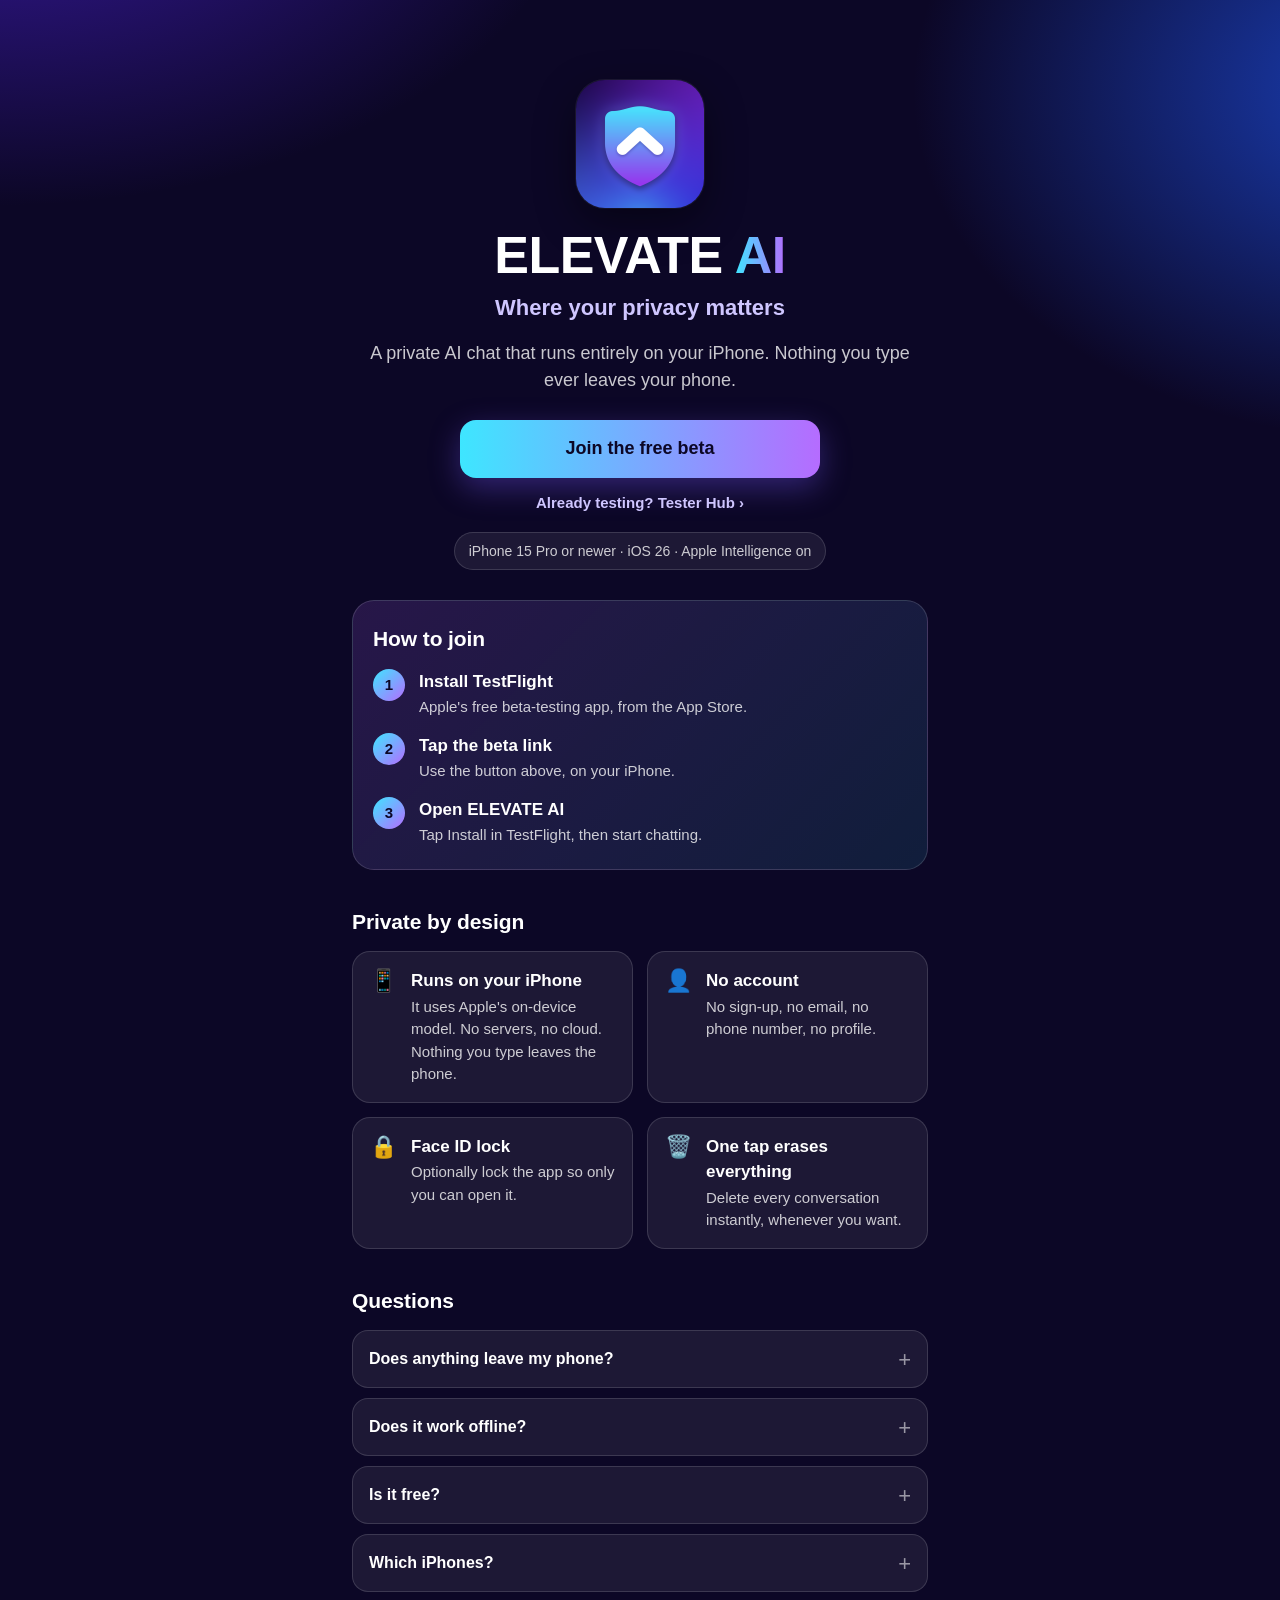
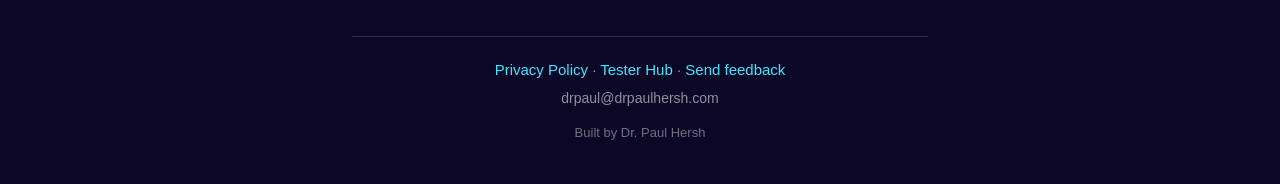
<file: index.html>
<!doctype html>
<html lang="en">
<head>
<meta charset="utf-8">
<meta name="viewport" content="width=device-width, initial-scale=1, viewport-fit=cover">
<meta name="theme-color" content="#0c0726">
<title>ELEVATE AI · Where your privacy matters</title>
<meta name="description" content="A private AI chat that runs entirely on your iPhone. Nothing you type leaves your phone. No account. Free during the beta.">
<link rel="canonical" href="https://elevatemyprivacy.com/">
<meta property="og:type" content="website">
<meta property="og:site_name" content="ELEVATE AI">
<meta property="og:title" content="ELEVATE AI · Where your privacy matters">
<meta property="og:description" content="A private AI chat that runs entirely on your iPhone. Nothing you type leaves your phone. Free during the beta.">
<meta property="og:url" content="https://elevatemyprivacy.com/">
<meta property="og:image" content="https://elevatemyprivacy.com/og.png">
<meta property="og:image:width" content="1200">
<meta property="og:image:height" content="630">
<meta property="og:image:alt" content="ELEVATE AI app icon: Where your privacy matters">
<meta name="twitter:card" content="summary_large_image">
<meta name="twitter:title" content="ELEVATE AI · Where your privacy matters">
<meta name="twitter:description" content="A private AI chat that runs entirely on your iPhone. Nothing you type leaves your phone.">
<meta name="twitter:image" content="https://elevatemyprivacy.com/og.png">
<link rel="icon" type="image/png" href="favicon.png">
<link rel="apple-touch-icon" href="apple-touch-icon.png">
<link rel="stylesheet" href="styles.css">
</head>
<body>
<main>

  <header class="hero">
    <img class="app-icon" src="icon.png" width="128" height="128" alt="ELEVATE AI app icon">
    <h1>ELEVATE <span class="grad">AI</span></h1>
    <p class="tagline">Where your privacy matters</p>
    <p class="promise">A private AI chat that runs entirely on your iPhone. Nothing you type ever leaves your phone.</p>
    <a class="cta" href="https://testflight.apple.com/join/278jDNac" data-beta-link data-ready-label="Join the free beta" role="button">Join the free beta</a>
    <p class="cta-note" data-beta-note hidden>The public beta opens soon. Check back here.</p>
    <p class="hub-link"><a href="beta/">Already testing? Tester Hub ›</a></p>
    <p class="req"><span>iPhone 15 Pro or newer</span> · <span>iOS 26</span> · <span>Apple Intelligence on</span></p>
  </header>

  <section class="card" aria-labelledby="join-h">
    <h2 id="join-h">How to join</h2>
    <ol class="steps">
      <li><span class="num" aria-hidden="true">1</span><div><b>Install TestFlight</b><small>Apple's free beta-testing app, from the App Store.</small></div></li>
      <li><span class="num" aria-hidden="true">2</span><div><b>Tap the beta link</b><small>Use the button above, on your iPhone.</small></div></li>
      <li><span class="num" aria-hidden="true">3</span><div><b>Open ELEVATE AI</b><small>Tap Install in TestFlight, then start chatting.</small></div></li>
    </ol>
  </section>

  <section aria-labelledby="priv-h">
    <h2 id="priv-h" class="section-h">Private by design</h2>
    <ul class="points">
      <li><span class="pi" aria-hidden="true">📱</span><div><b>Runs on your iPhone</b><small>It uses Apple's on-device model. No servers, no cloud. Nothing you type leaves the phone.</small></div></li>
      <li><span class="pi" aria-hidden="true">👤</span><div><b>No account</b><small>No sign-up, no email, no phone number, no profile.</small></div></li>
      <li><span class="pi" aria-hidden="true">🔒</span><div><b>Face ID lock</b><small>Optionally lock the app so only you can open it.</small></div></li>
      <li><span class="pi" aria-hidden="true">🗑️</span><div><b>One tap erases everything</b><small>Delete every conversation instantly, whenever you want.</small></div></li>
    </ul>
  </section>

  <section aria-labelledby="faq-h">
    <h2 id="faq-h" class="section-h">Questions</h2>
    <div class="faq">
      <details>
        <summary>Does anything leave my phone?</summary>
        <p>No. The AI runs on your iPhone with Apple's on-device model. Your chats are stored only on your phone, and there's no account, no server and no analytics.</p>
      </details>
      <details>
        <summary>Does it work offline?</summary>
        <p>Yes. It works in Airplane Mode, which is a simple way to see that nothing is going anywhere.</p>
      </details>
      <details>
        <summary>Is it free?</summary>
        <p>Free during the TestFlight beta. After launch it will be $1.99 a month.</p>
      </details>
      <details>
        <summary>Which iPhones?</summary>
        <p>iPhone 15 Pro, 15 Pro Max, and any iPhone 16 or newer, on iOS 26 with Apple Intelligence turned on (Settings › Apple Intelligence &amp; Siri).</p>
      </details>
    </div>
  </section>

  <footer>
    <p><a href="privacy/">Privacy Policy</a> · <a href="beta/">Tester Hub</a> · <a href="mailto:drpaul@drpaulhersh.com?subject=ELEVATE%20AI%20feedback">Send feedback</a></p>
    <p class="mail">drpaul@drpaulhersh.com</p>
    <p class="credit">Built by Dr. Paul Hersh</p>
  </footer>

</main>
<script src="script.js"></script>
</body>
</html>
</file>
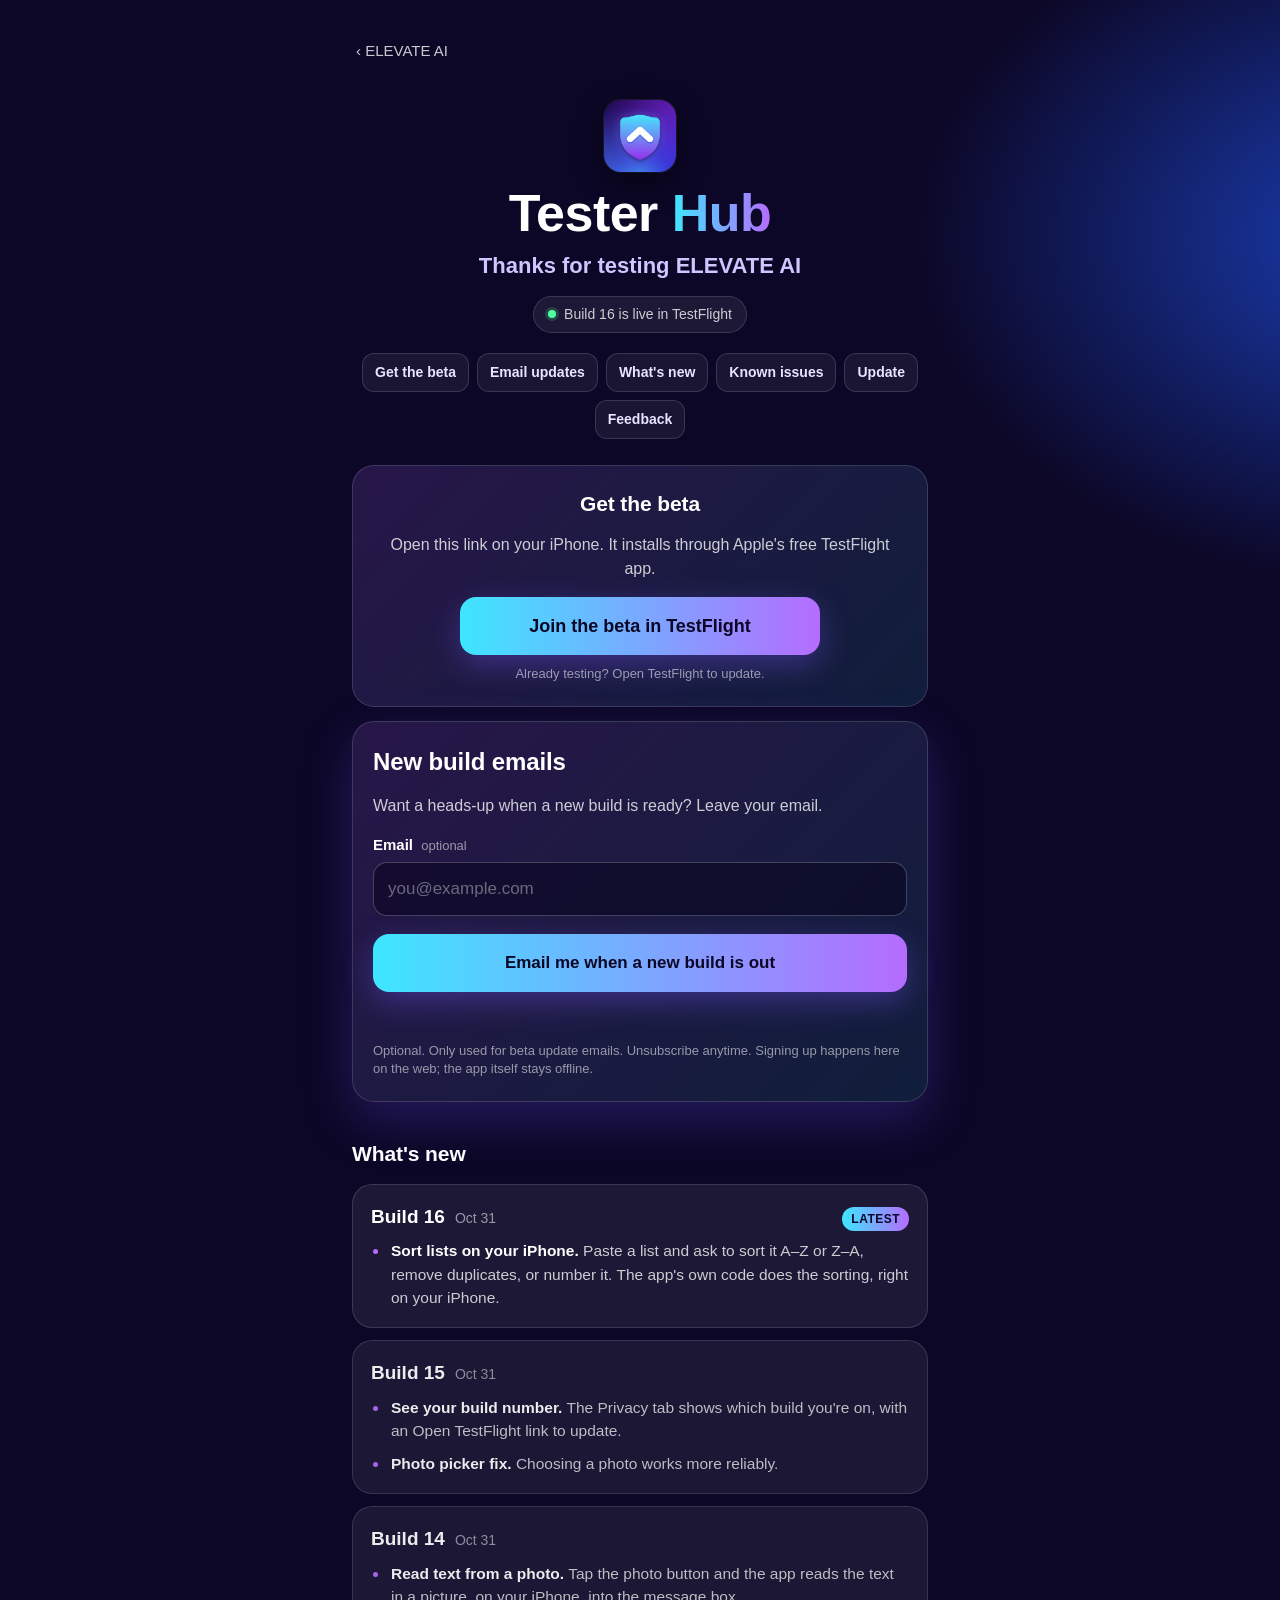
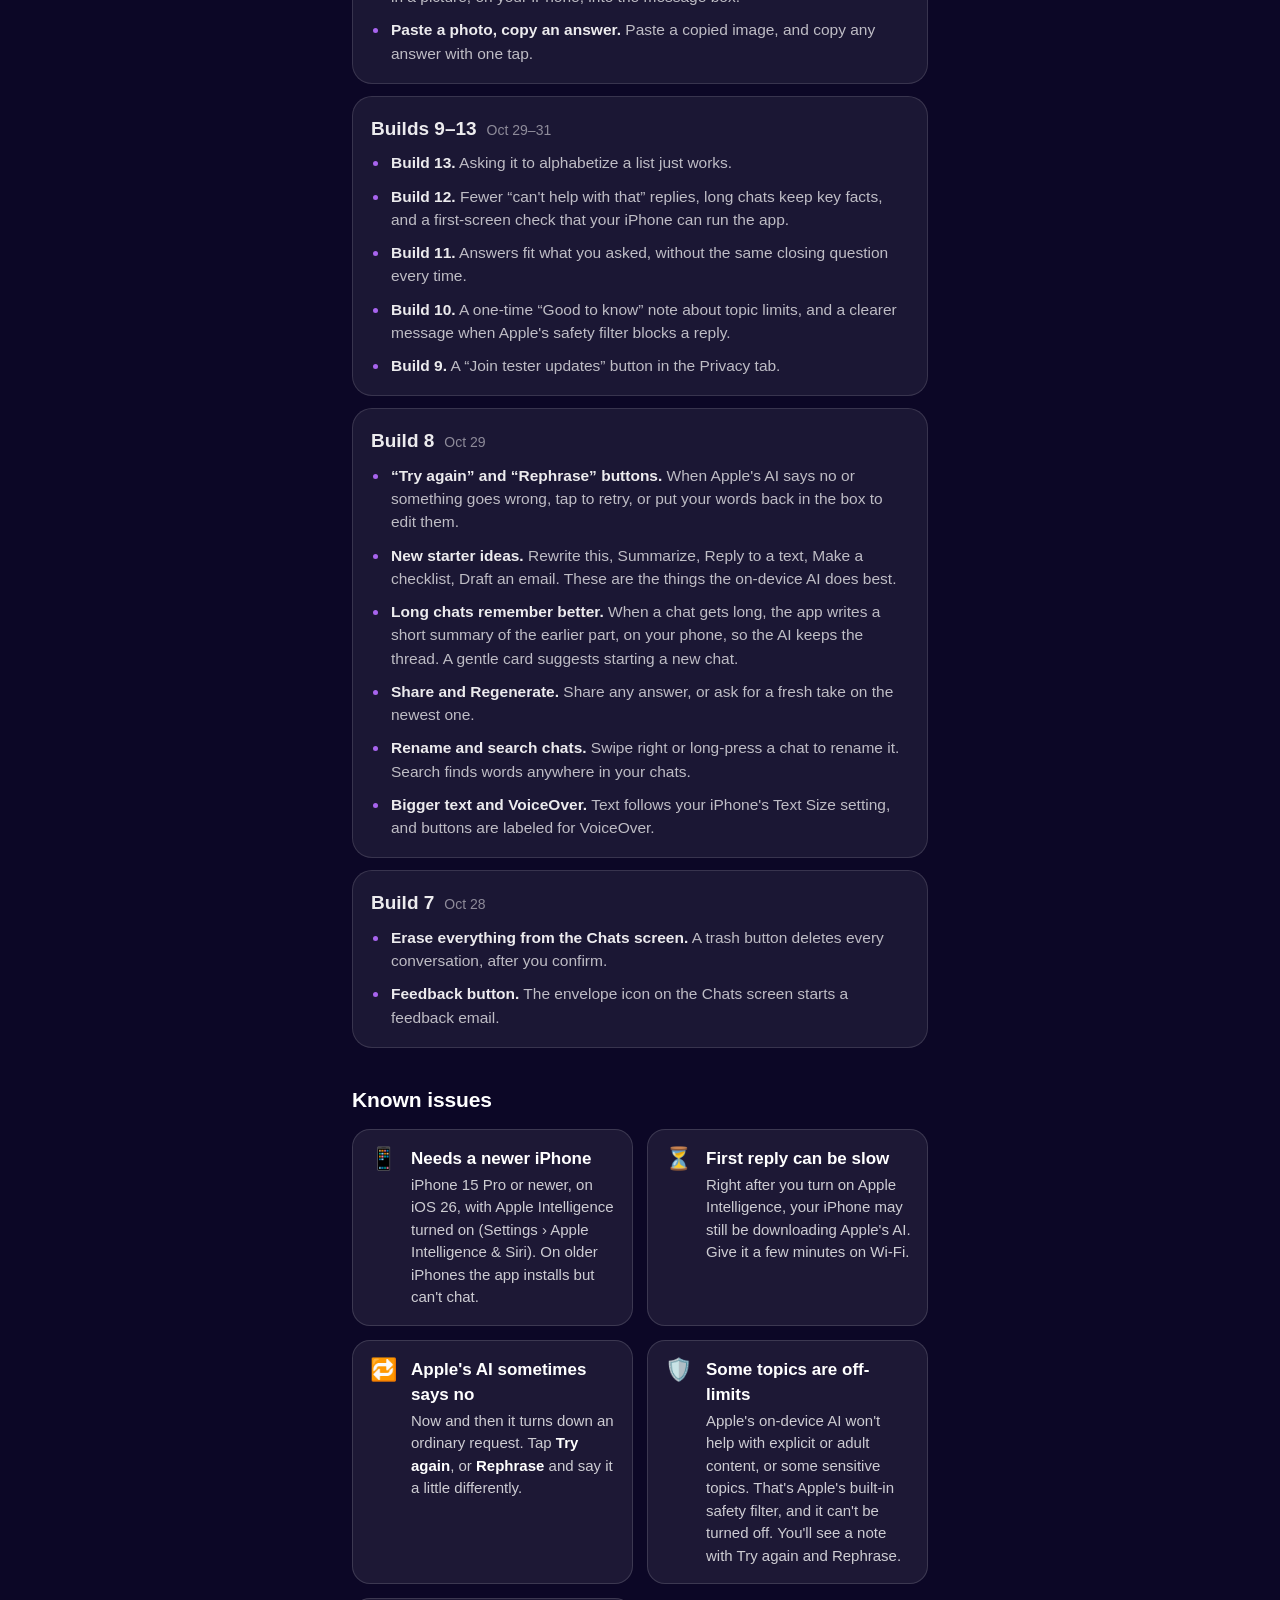
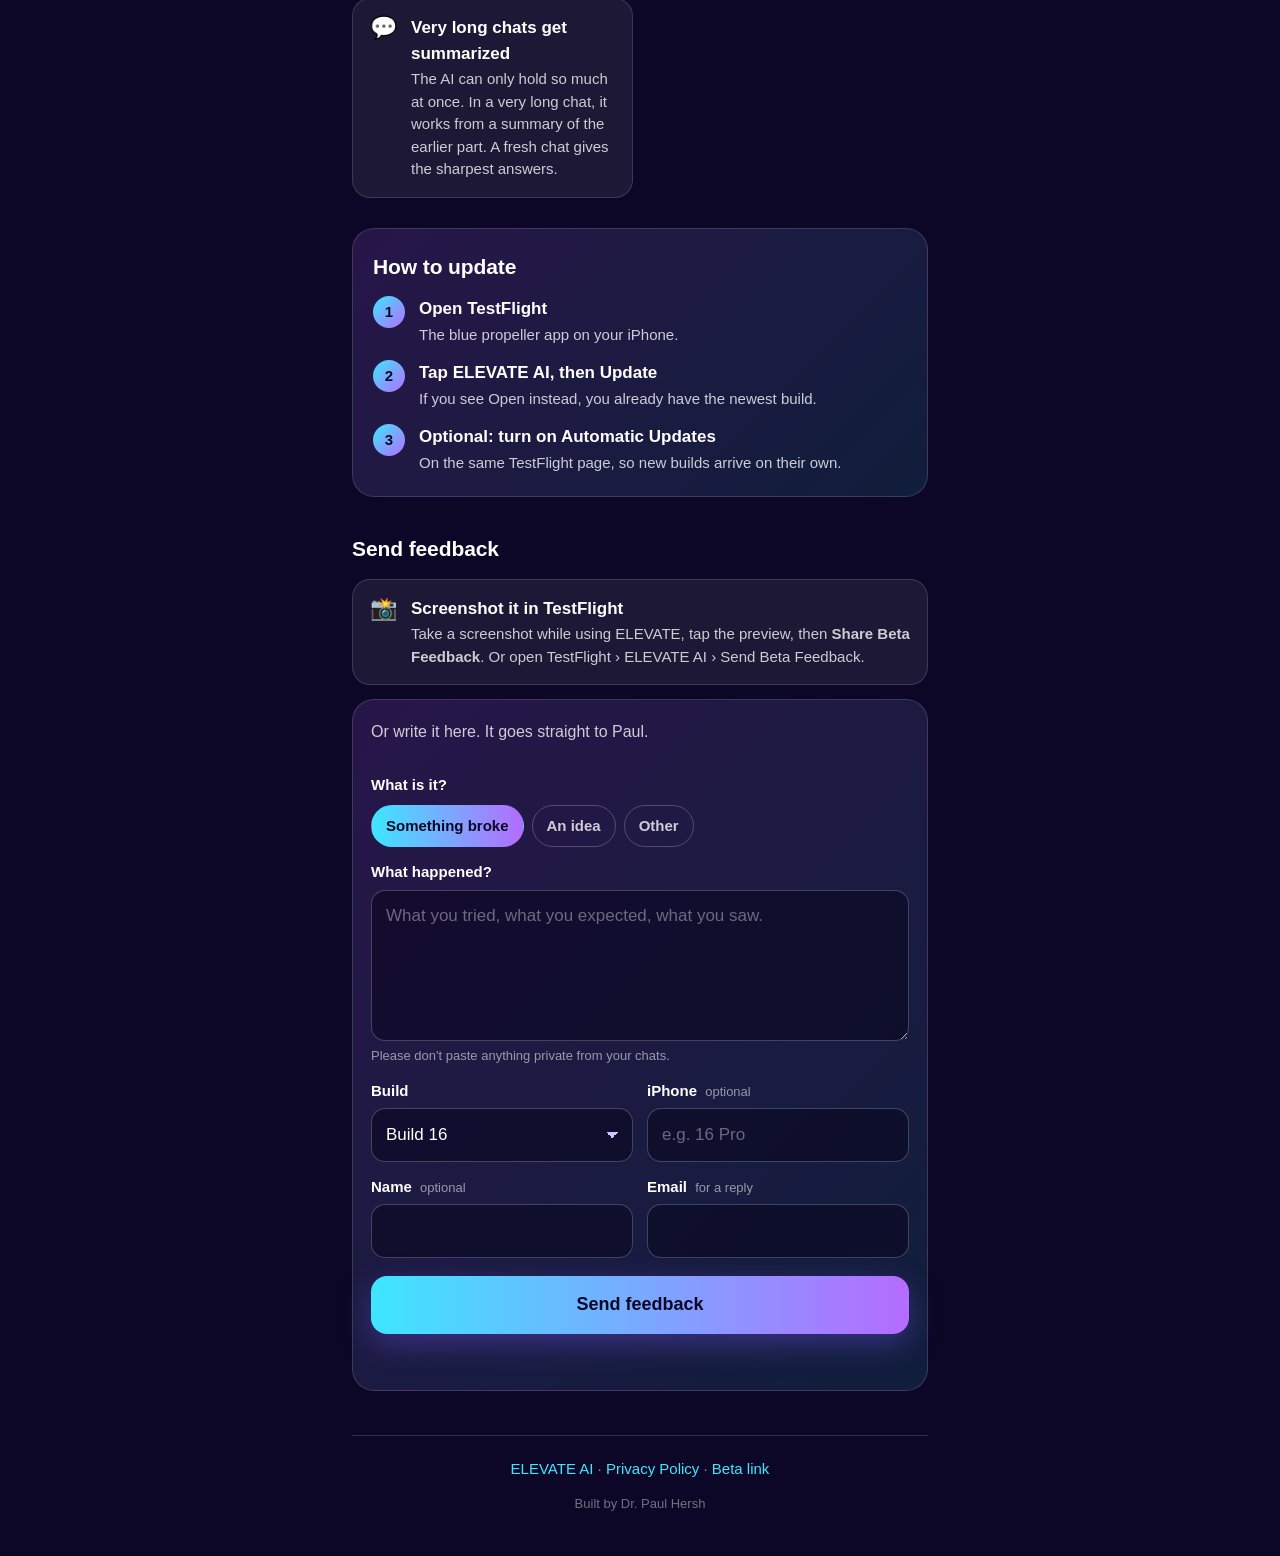
<file: beta/index.html>
<!doctype html>
<html lang="en">
<head>
<meta charset="utf-8">
<meta name="viewport" content="width=device-width, initial-scale=1, viewport-fit=cover">
<meta name="theme-color" content="#0c0726">
<meta name="robots" content="noindex, nofollow">
<title>Tester Hub · ELEVATE AI beta</title>
<meta name="description" content="For ELEVATE AI beta testers: what's new in each build, known issues, how to update, and how to send feedback.">
<meta property="og:type" content="website">
<meta property="og:site_name" content="ELEVATE AI">
<meta property="og:title" content="ELEVATE AI · Tester Hub">
<meta property="og:description" content="What's new, known issues, and tester updates for the ELEVATE AI beta.">
<meta property="og:url" content="https://elevatemyprivacy.com/beta/">
<meta property="og:image" content="https://elevatemyprivacy.com/og.png">
<meta name="twitter:card" content="summary_large_image">
<link rel="icon" type="image/png" href="../favicon.png">
<link rel="apple-touch-icon" href="../apple-touch-icon.png">
<link rel="stylesheet" href="../styles.css">
<link rel="stylesheet" href="beta.css?v=3">
</head>
<body>
<main>

  <header class="hub-top">
    <a class="back" href="../">‹ ELEVATE AI</a>
    <img class="hub-icon" src="../icon.png" width="72" height="72" alt="">
    <h1>Tester <span class="grad">Hub</span></h1>
    <p class="tagline">Thanks for testing ELEVATE AI</p>
    <p class="build-chip"><span class="live-dot" aria-hidden="true"></span>Build 16 is live in TestFlight</p>
    <nav class="jump" aria-label="On this page">
      <a href="#get">Get the beta</a><a href="#updates">Email updates</a><a href="#new">What's new</a><a href="#issues">Known issues</a><a href="#update">Update</a><a href="#feedback">Feedback</a>
    </nav>
  </header>

  <section class="card get" id="get" aria-labelledby="get-h">
    <h2 id="get-h">Get the beta</h2>
    <p class="lead">Open this link on your iPhone. It installs through Apple's free TestFlight app.</p>
    <a class="cta" href="https://testflight.apple.com/join/278jDNac">Join the beta in TestFlight</a>
    <p class="fine">Already testing? Open TestFlight to update.</p>
  </section>

  <section class="card join" id="updates" aria-labelledby="updates-h">
    <span id="join" class="anchor" aria-hidden="true"></span>
    <h2 id="updates-h">New build emails</h2>
    <p class="lead">Want a heads-up when a new build is ready? Leave your email.</p>
    <p class="status confirmed" id="j-confirmed" role="status" hidden>You're confirmed. We'll email you when a new build is out.</p>
    <form id="join-form" class="form" action="https://app.kit.com/forms/10118748/subscriptions" method="post" novalidate>
      <div class="field">
        <label for="j-email">Email <span class="opt">optional</span></label>
        <input id="j-email" name="email_address" type="email" inputmode="email" autocomplete="email" autocapitalize="off" spellcheck="false" required maxlength="160" placeholder="you@example.com">
      </div>
      <input type="hidden" name="tags[]" value="25191573">
      <button class="cta" type="submit">Email me when a new build is out</button>
      <p class="status" role="status" aria-live="polite"></p>
      <p class="fine">Optional. Only used for beta update emails. Unsubscribe anytime. Signing up happens here on the web; the app itself stays offline.</p>
    </form>
  </section>

  <section aria-labelledby="new-h">
    <h2 id="new-h" class="section-h" >What's new</h2>
    <article class="rel" id="new">
      <header><h3>Build 16</h3><span class="date">Oct 31</span><span class="tag-new">Latest</span></header>
      <ul class="changes">
        <li><b>Sort lists on your iPhone.</b> Paste a list and ask to sort it A–Z or Z–A, remove duplicates, or number it. The app's own code does the sorting, right on your iPhone.</li>
      </ul>
    </article>
    <article class="rel past">
      <header><h3>Build 15</h3><span class="date">Oct 31</span></header>
      <ul class="changes">
        <li><b>See your build number.</b> The Privacy tab shows which build you're on, with an Open TestFlight link to update.</li>
        <li><b>Photo picker fix.</b> Choosing a photo works more reliably.</li>
      </ul>
    </article>
    <article class="rel past">
      <header><h3>Build 14</h3><span class="date">Oct 31</span></header>
      <ul class="changes">
        <li><b>Read text from a photo.</b> Tap the photo button and the app reads the text in a picture, on your iPhone, into the message box.</li>
        <li><b>Paste a photo, copy an answer.</b> Paste a copied image, and copy any answer with one tap.</li>
      </ul>
    </article>
    <article class="rel past">
      <header><h3>Builds 9–13</h3><span class="date">Oct 29–31</span></header>
      <ul class="changes">
        <li><b>Build 13.</b> Asking it to alphabetize a list just works.</li>
        <li><b>Build 12.</b> Fewer “can't help with that” replies, long chats keep key facts, and a first-screen check that your iPhone can run the app.</li>
        <li><b>Build 11.</b> Answers fit what you asked, without the same closing question every time.</li>
        <li><b>Build 10.</b> A one-time “Good to know” note about topic limits, and a clearer message when Apple's safety filter blocks a reply.</li>
        <li><b>Build 9.</b> A “Join tester updates” button in the Privacy tab.</li>
      </ul>
    </article>
    <article class="rel past">
      <header><h3>Build 8</h3><span class="date">Oct 29</span></header>
      <ul class="changes">
        <li><b>“Try again” and “Rephrase” buttons.</b> When Apple's AI says no or something goes wrong, tap to retry, or put your words back in the box to edit them.</li>
        <li><b>New starter ideas.</b> Rewrite this, Summarize, Reply to a text, Make a checklist, Draft an email. These are the things the on-device AI does best.</li>
        <li><b>Long chats remember better.</b> When a chat gets long, the app writes a short summary of the earlier part, on your phone, so the AI keeps the thread. A gentle card suggests starting a new chat.</li>
        <li><b>Share and Regenerate.</b> Share any answer, or ask for a fresh take on the newest one.</li>
        <li><b>Rename and search chats.</b> Swipe right or long-press a chat to rename it. Search finds words anywhere in your chats.</li>
        <li><b>Bigger text and VoiceOver.</b> Text follows your iPhone's Text Size setting, and buttons are labeled for VoiceOver.</li>
      </ul>
    </article>
    <article class="rel past">
      <header><h3>Build 7</h3><span class="date">Oct 28</span></header>
      <ul class="changes">
        <li><b>Erase everything from the Chats screen.</b> A trash button deletes every conversation, after you confirm.</li>
        <li><b>Feedback button.</b> The envelope icon on the Chats screen starts a feedback email.</li>
      </ul>
    </article>
  </section>

  <section aria-labelledby="issues-h" id="issues">
    <h2 id="issues-h" class="section-h">Known issues</h2>
    <ul class="points issues">
      <li><span class="pi" aria-hidden="true">📱</span><div><b>Needs a newer iPhone</b><small>iPhone 15 Pro or newer, on iOS 26, with Apple Intelligence turned on (Settings › Apple Intelligence &amp; Siri). On older iPhones the app installs but can't chat.</small></div></li>
      <li><span class="pi" aria-hidden="true">⏳</span><div><b>First reply can be slow</b><small>Right after you turn on Apple Intelligence, your iPhone may still be downloading Apple's AI. Give it a few minutes on Wi-Fi.</small></div></li>
      <li><span class="pi" aria-hidden="true">🔁</span><div><b>Apple's AI sometimes says no</b><small>Now and then it turns down an ordinary request. Tap <b>Try again</b>, or <b>Rephrase</b> and say it a little differently.</small></div></li>
      <li><span class="pi" aria-hidden="true">🛡️</span><div><b>Some topics are off-limits</b><small>Apple's on-device AI won't help with explicit or adult content, or some sensitive topics. That's Apple's built-in safety filter, and it can't be turned off. You'll see a note with Try again and Rephrase.</small></div></li>
      <li><span class="pi" aria-hidden="true">💬</span><div><b>Very long chats get summarized</b><small>The AI can only hold so much at once. In a very long chat, it works from a summary of the earlier part. A fresh chat gives the sharpest answers.</small></div></li>
    </ul>
  </section>

  <section class="card" id="update" aria-labelledby="update-h">
    <h2 id="update-h">How to update</h2>
    <ol class="steps">
      <li><span class="num" aria-hidden="true">1</span><div><b>Open TestFlight</b><small>The blue propeller app on your iPhone.</small></div></li>
      <li><span class="num" aria-hidden="true">2</span><div><b>Tap ELEVATE AI, then Update</b><small>If you see Open instead, you already have the newest build.</small></div></li>
      <li><span class="num" aria-hidden="true">3</span><div><b>Optional: turn on Automatic Updates</b><small>On the same TestFlight page, so new builds arrive on their own.</small></div></li>
    </ol>
  </section>

  <section aria-labelledby="fb-h" id="feedback">
    <h2 id="fb-h" class="section-h">Send feedback</h2>
    <div class="fb-ways">
      <div class="way"><span class="pi" aria-hidden="true">📸</span><div><b>Screenshot it in TestFlight</b><small>Take a screenshot while using ELEVATE, tap the preview, then <b>Share Beta Feedback</b>. Or open TestFlight › ELEVATE AI › Send Beta Feedback.</small></div></div>
    </div>
    <form id="fb-form" class="form card fb" novalidate>
      <p class="lead">Or write it here. It goes straight to Paul.</p>
      <fieldset class="kinds">
        <legend>What is it?</legend>
        <label><input type="radio" name="kind" value="bug" checked><span>Something broke</span></label>
        <label><input type="radio" name="kind" value="idea"><span>An idea</span></label>
        <label><input type="radio" name="kind" value="other"><span>Other</span></label>
      </fieldset>
      <div class="field">
        <label for="f-msg">What happened?</label>
        <textarea id="f-msg" name="message" rows="5" maxlength="3000" required placeholder="What you tried, what you expected, what you saw."></textarea>
        <small class="hint">Please don't paste anything private from your chats.</small>
      </div>
      <div class="row2">
        <div class="field">
          <label for="f-build">Build</label>
          <select id="f-build" name="build"><option value="16">Build 16</option><option value="15">Build 15</option><option value="14">Build 14</option><option value="13">Build 13 or older</option><option value="">Not sure</option></select>
        </div>
        <div class="field">
          <label for="f-device">iPhone <span class="opt">optional</span></label>
          <input id="f-device" name="device" type="text" maxlength="60" placeholder="e.g. 16 Pro">
        </div>
      </div>
      <div class="row2">
        <div class="field">
          <label for="f-name">Name <span class="opt">optional</span></label>
          <input id="f-name" name="name" type="text" autocomplete="given-name" maxlength="60">
        </div>
        <div class="field">
          <label for="f-email">Email <span class="opt">for a reply</span></label>
          <input id="f-email" name="email" type="email" inputmode="email" autocomplete="email" autocapitalize="off" spellcheck="false" maxlength="160">
        </div>
      </div>
      <div class="hp" aria-hidden="true"><label for="f-web">Leave this empty</label><input id="f-web" name="website" type="text" tabindex="-1" autocomplete="off"></div>
      <button class="cta" type="submit">Send feedback</button>
      <p class="status" role="status" aria-live="polite"></p>
    </form>
  </section>

  <footer>
    <p><a href="../">ELEVATE AI</a> · <a href="../privacy/">Privacy Policy</a> · <a href="https://testflight.apple.com/join/278jDNac">Beta link</a></p>
    <p class="credit">Built by Dr. Paul Hersh</p>
  </footer>

</main>
<script src="beta.js?v=4"></script>
</body>
</html>
</file>
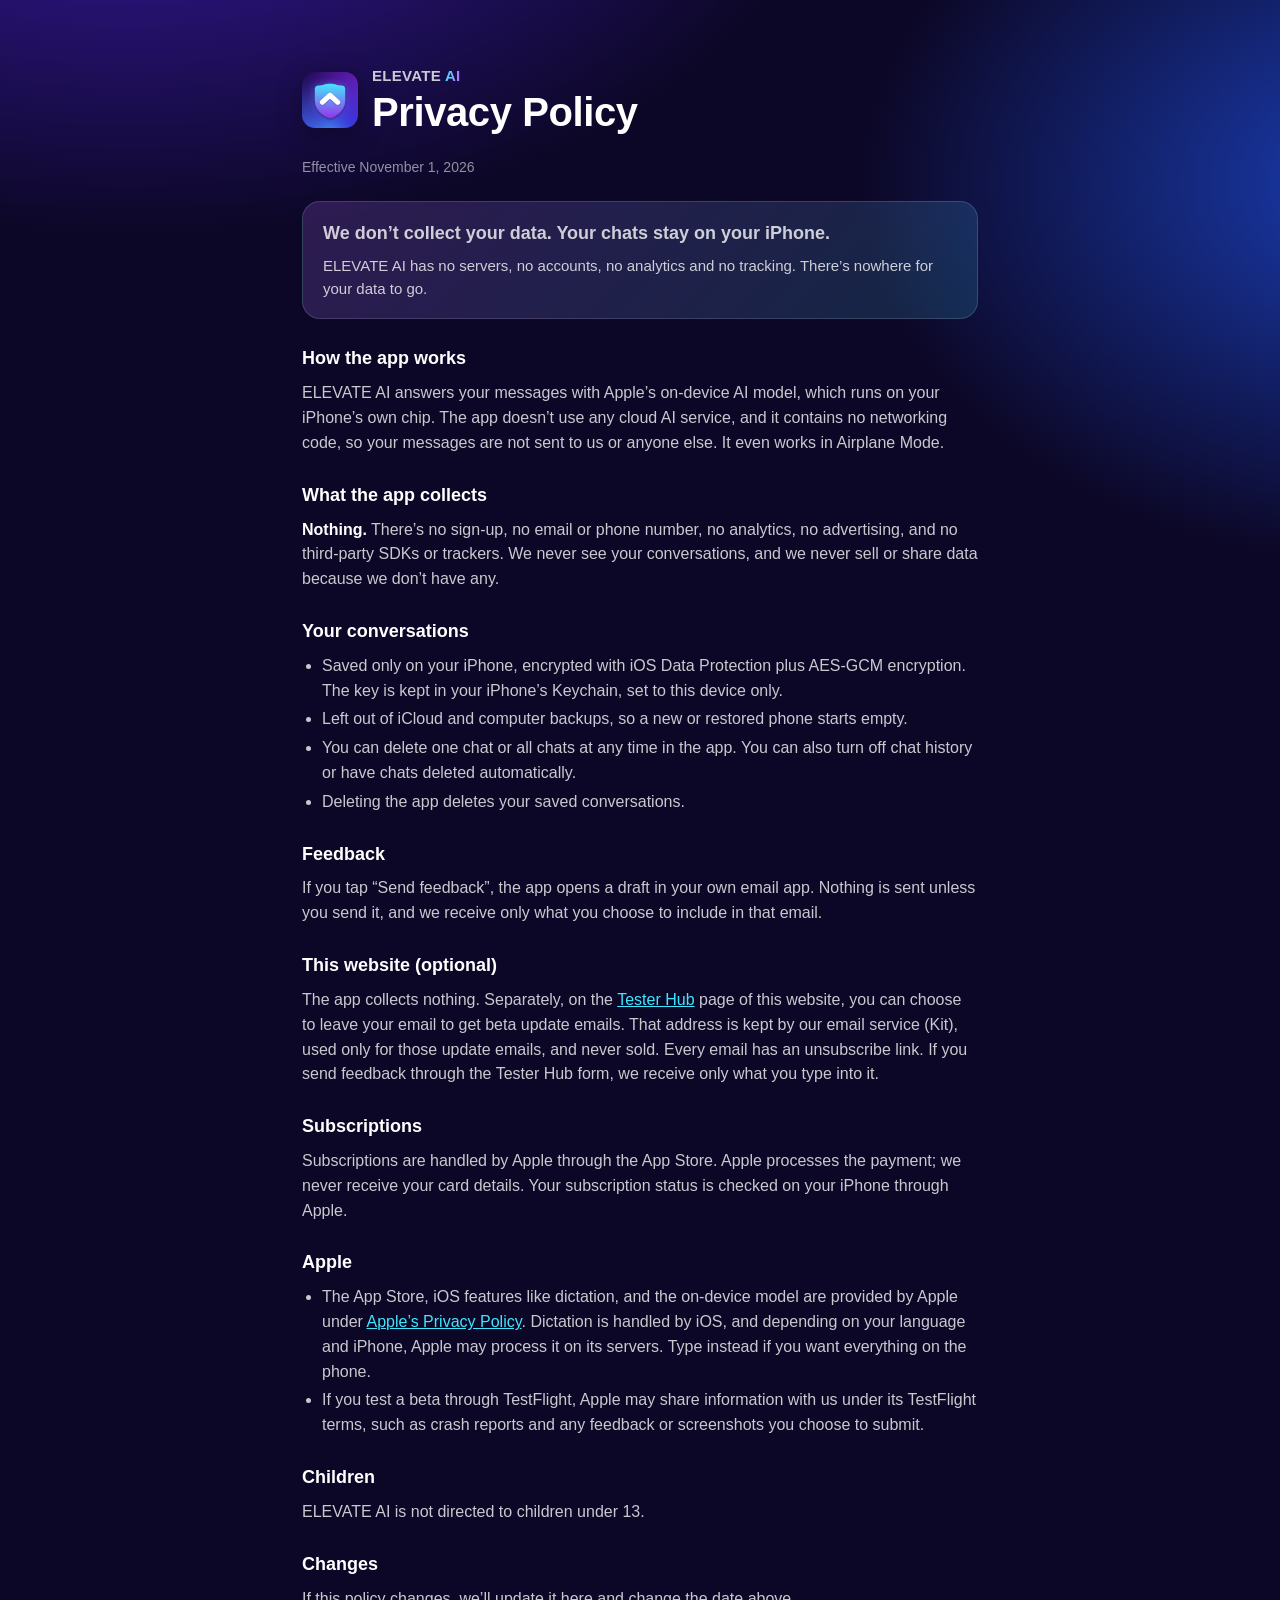
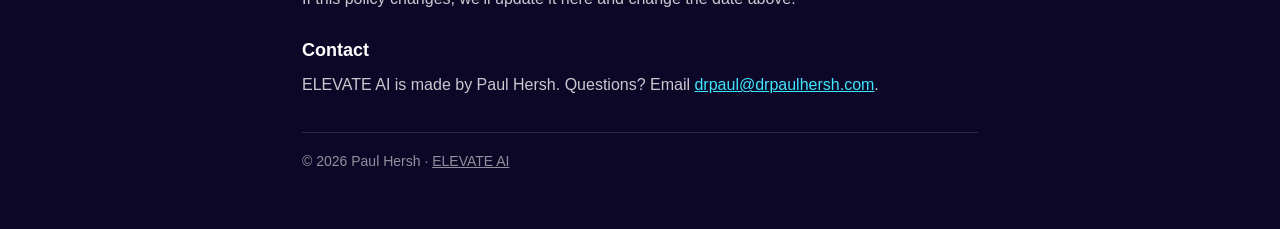
<file: privacy/index.html>
<!doctype html>
<html lang="en">
<head>
<meta charset="utf-8">
<meta name="viewport" content="width=device-width, initial-scale=1, viewport-fit=cover">
<meta name="theme-color" content="#1a0b4d">
<title>Privacy Policy · ELEVATE AI</title>
<meta name="description" content="ELEVATE AI runs entirely on your iPhone. We collect no data: no servers, no accounts, no analytics.">
<meta property="og:title" content="Privacy Policy · ELEVATE AI">
<meta property="og:description" content="ELEVATE AI runs entirely on your iPhone. We collect no data.">
<link rel="icon" href="icon.png">
<link rel="apple-touch-icon" href="icon.png">
<style>
:root{--cyan:#3ee6ff;--purple:#b56cff;--text:#fff;--muted:rgba(255,255,255,.78);--faint:rgba(255,255,255,.55);--card:rgba(255,255,255,.07);--line:rgba(255,255,255,.14);
--font:-apple-system,BlinkMacSystemFont,"SF Pro Text","SF Pro Display","Helvetica Neue",Helvetica,Arial,sans-serif}
*{box-sizing:border-box}
html{-webkit-text-size-adjust:100%;background:#0c0726}
body{margin:0;font-family:var(--font);color:var(--text);line-height:1.55;-webkit-font-smoothing:antialiased;
background-color:#0c0726;background-image:radial-gradient(1200px 700px at 10% -10%,#3a1aa8 0%,rgba(58,26,168,0) 60%),radial-gradient(1000px 700px at 110% 10%,#1a3fb8 0%,rgba(26,63,184,0) 55%);background-repeat:no-repeat;min-height:100vh}
a{color:var(--cyan)}
a:focus-visible{outline:2px solid var(--cyan);outline-offset:3px;border-radius:4px}
main{max-width:720px;margin:0 auto;padding:calc(36px + env(safe-area-inset-top)) 22px 56px}
header{display:flex;align-items:center;gap:14px;margin-bottom:22px}
header img{width:56px;height:56px;border-radius:13px;box-shadow:0 6px 24px rgba(0,0,0,.35)}
.brand{margin:0;font-weight:800;letter-spacing:.02em;font-size:15px;color:var(--muted)}
.grad{background:linear-gradient(90deg,var(--cyan),var(--purple));-webkit-background-clip:text;background-clip:text;color:transparent}
h1{font-size:32px;line-height:1.15;margin:2px 0 0;letter-spacing:-.01em}
.eff{color:var(--faint);font-size:14px;margin:0 0 22px}
.summary{background:linear-gradient(135deg,rgba(181,108,255,.20),rgba(62,230,255,.14));border:1px solid var(--line);border-radius:18px;padding:18px 20px;margin:0 0 26px}
.summary p{margin:0;font-size:18px;font-weight:600}
.summary small{display:block;margin-top:6px;color:var(--muted);font-size:15px;font-weight:400}
h2{font-size:18px;margin:26px 0 8px}
p,li{color:var(--muted);font-size:16px}
p{margin:0 0 10px}
ul{margin:0 0 10px;padding-left:20px}
li{margin:4px 0}
b{color:var(--text)}
footer{margin-top:34px;padding-top:18px;border-top:1px solid var(--line);color:var(--faint);font-size:14px}
footer a{color:var(--faint)}
@media (min-width:700px){h1{font-size:40px}main{padding-top:64px}}
</style>
</head>
<body>
<main>
<header>
  <img src="icon.png" alt="ELEVATE AI app icon" width="56" height="56">
  <div><p class="brand">ELEVATE <span class="grad">AI</span></p><h1>Privacy Policy</h1></div>
</header>
<p class="eff">Effective November 1, 2026</p>

<div class="summary">
  <p>We don’t collect your data. Your chats stay on your iPhone.</p>
  <small>ELEVATE AI has no servers, no accounts, no analytics and no tracking. There’s nowhere for your data to go.</small>
</div>

<h2>How the app works</h2>
<p>ELEVATE AI answers your messages with Apple’s on-device AI model, which runs on your iPhone’s own chip. The app doesn’t use any cloud AI service, and it contains no networking code, so your messages are not sent to us or anyone else. It even works in Airplane Mode.</p>

<h2>What the app collects</h2>
<p><b>Nothing.</b> There’s no sign-up, no email or phone number, no analytics, no advertising, and no third-party SDKs or trackers. We never see your conversations, and we never sell or share data because we don’t have any.</p>

<h2>Your conversations</h2>
<ul>
  <li>Saved only on your iPhone, encrypted with iOS Data Protection plus AES-GCM encryption. The key is kept in your iPhone’s Keychain, set to this device only.</li>
  <li>Left out of iCloud and computer backups, so a new or restored phone starts empty.</li>
  <li>You can delete one chat or all chats at any time in the app. You can also turn off chat history or have chats deleted automatically.</li>
  <li>Deleting the app deletes your saved conversations.</li>
</ul>

<h2>Feedback</h2>
<p>If you tap “Send feedback”, the app opens a draft in your own email app. Nothing is sent unless you send it, and we receive only what you choose to include in that email.</p>

<h2>This website (optional)</h2>
<p>The app collects nothing. Separately, on the <a href="../beta/#updates">Tester Hub</a> page of this website, you can choose to leave your email to get beta update emails. That address is kept by our email service (Kit), used only for those update emails, and never sold. Every email has an unsubscribe link. If you send feedback through the Tester Hub form, we receive only what you type into it.</p>

<h2>Subscriptions</h2>
<p>Subscriptions are handled by Apple through the App Store. Apple processes the payment; we never receive your card details. Your subscription status is checked on your iPhone through Apple.</p>

<h2>Apple</h2>
<ul>
  <li>The App Store, iOS features like dictation, and the on-device model are provided by Apple under <a href="https://www.apple.com/legal/privacy/">Apple’s Privacy Policy</a>. Dictation is handled by iOS, and depending on your language and iPhone, Apple may process it on its servers. Type instead if you want everything on the phone.</li>
  <li>If you test a beta through TestFlight, Apple may share information with us under its TestFlight terms, such as crash reports and any feedback or screenshots you choose to submit.</li>
</ul>

<h2>Children</h2>
<p>ELEVATE AI is not directed to children under 13.</p>

<h2>Changes</h2>
<p>If this policy changes, we’ll update it here and change the date above.</p>

<h2>Contact</h2>
<p>ELEVATE AI is made by Paul Hersh. Questions? Email <a href="mailto:drpaul@drpaulhersh.com">drpaul@drpaulhersh.com</a>.</p>

<footer>© 2026 Paul Hersh · <a href="../">ELEVATE AI</a></footer>
</main>
</body>
</html>
</file>
<file: styles.css>
:root{--cyan:#3ee6ff;--purple:#b56cff;--text:#fff;--muted:rgba(255,255,255,.78);--faint:rgba(255,255,255,.55);
--card:rgba(255,255,255,.07);--line:rgba(255,255,255,.14);
--font:-apple-system,BlinkMacSystemFont,"SF Pro Text","SF Pro Display","Helvetica Neue",Helvetica,Arial,sans-serif}
*{box-sizing:border-box}
html{-webkit-text-size-adjust:100%;background:#0c0726}
body{margin:0;font-family:var(--font);color:var(--text);line-height:1.5;-webkit-font-smoothing:antialiased;min-height:100vh;
background-color:#0c0726;background-repeat:no-repeat;
background-image:radial-gradient(1000px 640px at 0% -10%,#3a1aa8 0%,rgba(58,26,168,0) 60%),radial-gradient(900px 640px at 110% 5%,#1a3fb8 0%,rgba(26,63,184,0) 55%)}
a{color:var(--cyan)}
a:focus-visible,summary:focus-visible{outline:2px solid var(--cyan);outline-offset:3px;border-radius:6px}
main{max-width:620px;margin:0 auto;padding:calc(40px + env(safe-area-inset-top)) 22px calc(36px + env(safe-area-inset-bottom))}
.grad{background:linear-gradient(90deg,var(--cyan),var(--purple));-webkit-background-clip:text;background-clip:text;color:transparent}

.hero{text-align:center;padding:8px 0 30px}
.app-icon{width:112px;height:112px;border-radius:25px;box-shadow:0 14px 40px rgba(0,0,0,.45),0 0 0 1px rgba(255,255,255,.08);display:block;margin:0 auto 20px}
h1{font-size:40px;line-height:1.05;margin:0;letter-spacing:-.01em;font-weight:800}
.tagline{margin:8px 0 0;font-size:19px;font-weight:600;color:#cfc6ff}
.promise{margin:16px auto 0;max-width:30em;font-size:18px;color:var(--muted)}
.cta{display:flex;align-items:center;justify-content:center;width:100%;max-width:360px;min-height:58px;margin:26px auto 0;padding:0 24px;border-radius:16px;
font-size:18px;font-weight:700;text-decoration:none;color:#0c0726;background:linear-gradient(90deg,var(--cyan),var(--purple));box-shadow:0 10px 30px rgba(120,90,255,.35);cursor:pointer}
.cta:active{transform:scale(.985)}
.cta.is-soon{cursor:default;color:rgba(255,255,255,.7);background:rgba(255,255,255,.08);border:1px dashed rgba(255,255,255,.28);box-shadow:none;pointer-events:none}
.hub-link{margin:14px 0 0;font-size:15px}
.hub-link a{text-decoration:none;font-weight:600;color:#cfc6ff;padding:6px 4px}
.cta-note{margin:10px 0 0;font-size:14px;color:var(--faint)}
.req span{white-space:nowrap}
.req{display:inline-block;max-width:100%;line-height:1.6;margin:18px 0 0;padding:7px 14px;border-radius:999px;background:var(--card);border:1px solid var(--line);font-size:14px;color:var(--muted)}

h2{font-size:21px;margin:0 0 14px;letter-spacing:-.005em}
.section-h{margin:36px 0 14px}
.card{background:linear-gradient(135deg,rgba(181,108,255,.16),rgba(62,230,255,.10));border:1px solid var(--line);border-radius:22px;padding:22px 20px}
.steps,.points{list-style:none;margin:0;padding:0;display:grid;gap:14px}
.steps li,.points li{display:flex;gap:14px;align-items:flex-start}
.steps b,.points b{display:block;font-size:17px}
.steps small,.points small{display:block;color:var(--muted);font-size:15px;margin-top:2px}
.num{flex:0 0 32px;height:32px;border-radius:50%;display:grid;place-items:center;font-weight:800;font-size:15px;color:#0c0726;background:linear-gradient(135deg,var(--cyan),var(--purple))}
.points li{background:var(--card);border:1px solid var(--line);border-radius:18px;padding:16px}
.pi{flex:0 0 28px;font-size:22px;line-height:1.2;text-align:center}

.faq{display:grid;gap:10px}
details{background:var(--card);border:1px solid var(--line);border-radius:16px;padding:0 16px}
summary{cursor:pointer;list-style:none;padding:16px 28px 16px 0;font-weight:650;font-size:16px;position:relative}
summary::-webkit-details-marker{display:none}
summary::after{content:"+";position:absolute;right:0;top:50%;transform:translateY(-50%);font-size:22px;font-weight:400;color:var(--faint)}
details[open] summary::after{content:"–"}
details p{margin:0 0 16px;color:var(--muted);font-size:15.5px}

footer{margin-top:44px;padding-top:22px;border-top:1px solid var(--line);text-align:center;font-size:15px;color:var(--faint)}
footer p{margin:0 0 6px}
footer a{text-decoration:none}
.mail{font-size:14px}
.credit{margin-top:14px !important;font-size:13px;color:rgba(255,255,255,.42)}

@media (min-width:760px){
  main{padding-top:72px}
  .app-icon{width:128px;height:128px;border-radius:29px}
  h1{font-size:52px}
  .tagline{font-size:22px}
  .points{grid-template-columns:1fr 1fr}
}
@media (prefers-reduced-motion:reduce){.cta:active{transform:none}}
</file>
<file: beta/beta.css>
/* Tester Hub additions on top of ../styles.css */
.hub-top{text-align:center;padding:0 0 26px;position:relative}
.back{position:absolute;left:0;top:-14px;font-size:15px;text-decoration:none;color:var(--muted);padding:8px 4px}
.hub-icon{width:72px;height:72px;border-radius:17px;display:block;margin:18px auto 14px;box-shadow:0 10px 30px rgba(0,0,0,.45),0 0 0 1px rgba(255,255,255,.08)}
.build-chip{display:inline-flex;align-items:center;gap:8px;margin:14px 0 0;padding:7px 14px;border-radius:999px;background:var(--card);border:1px solid var(--line);font-size:14px;color:var(--muted)}
.live-dot{width:8px;height:8px;border-radius:50%;background:#4dff9e;box-shadow:0 0 0 3px rgba(77,255,158,.18)}
.jump{display:flex;flex-wrap:wrap;justify-content:center;gap:8px;margin:20px 0 0}
.jump a{font-size:14px;font-weight:600;text-decoration:none;color:#e9e4ff;padding:8px 12px;border-radius:12px;background:rgba(255,255,255,.06);border:1px solid var(--line)}
section[id],article[id]{scroll-margin-top:18px}
.lead{margin:0 0 16px;color:var(--muted);font-size:16px}
.join{box-shadow:0 18px 50px rgba(110,80,255,.25)}
.join h2{font-size:24px}

.form{display:grid;gap:14px}
.field{display:grid;gap:6px;min-width:0}
.field label,.kinds legend{font-size:15px;font-weight:650}
.opt{font-weight:500;color:var(--faint);font-size:13px;margin-left:4px}
.form input[type=text],.form input[type=email],.form input[type=tel],.form select,.form textarea{width:100%;min-width:0;font:inherit;font-size:17px;color:var(--text);background:rgba(8,4,30,.55);border:1px solid rgba(255,255,255,.22);border-radius:14px;padding:13px 14px;min-height:50px;-webkit-appearance:none;appearance:none}
.form textarea{resize:vertical;min-height:120px;line-height:1.45}
.form select{background-image:linear-gradient(45deg,transparent 50%,#cfc6ff 50%),linear-gradient(135deg,#cfc6ff 50%,transparent 50%);background-position:calc(100% - 20px) 50%,calc(100% - 14px) 50%;background-size:6px 6px;background-repeat:no-repeat;padding-right:36px}
.form ::placeholder{color:rgba(255,255,255,.38)}
.form input:focus-visible,.form select:focus-visible,.form textarea:focus-visible{outline:2px solid var(--cyan);outline-offset:2px;border-color:transparent}
.form [aria-invalid=true]{border-color:#ff7a90}
.form .cta{margin:4px 0 0;max-width:none;border:0;font-family:inherit}
.form .cta[disabled]{opacity:.65}
.check{display:flex;gap:12px;align-items:flex-start;font-size:14px;color:var(--muted);line-height:1.45;background:rgba(255,255,255,.05);border:1px solid var(--line);border-radius:14px;padding:12px}
.check input{flex:0 0 22px;width:22px;height:22px;margin:1px 0 0;accent-color:#7f7bff}
.status{margin:0;min-height:1.4em;font-size:15.5px;font-weight:600;color:#bff6ff}
.status.err{color:#ffb3c0}
.fine,.hint{margin:0;font-size:13px;color:var(--faint);line-height:1.45}
.row2{display:grid;gap:14px;grid-template-columns:1fr 1fr}
.kinds{border:0;margin:0;padding:0;display:flex;flex-wrap:wrap;gap:8px}
.kinds legend{margin-bottom:8px;padding:0}
.kinds label{position:relative}
.kinds input{position:absolute;opacity:0;width:1px;height:1px}
.kinds span{display:inline-block;padding:9px 14px;border-radius:999px;border:1px solid rgba(255,255,255,.22);font-size:15px;font-weight:600;color:var(--muted);cursor:pointer}
.kinds input:checked+span{color:#0c0726;background:linear-gradient(90deg,var(--cyan),var(--purple));border-color:transparent}
.kinds input:focus-visible+span{outline:2px solid var(--cyan);outline-offset:2px}
.hp{position:absolute;left:-9999px;width:1px;height:1px;overflow:hidden}

.rel{background:var(--card);border:1px solid var(--line);border-radius:20px;padding:18px 18px 8px;margin:0 0 12px}
.rel header{display:flex;align-items:baseline;gap:10px;flex-wrap:wrap;margin-bottom:8px}
.rel h3{margin:0;font-size:19px}
.rel .date{color:var(--faint);font-size:14px}
.tag-new{margin-left:auto;font-size:12px;font-weight:700;letter-spacing:.04em;text-transform:uppercase;color:#0c0726;background:linear-gradient(90deg,var(--cyan),var(--purple));padding:3px 9px;border-radius:999px}
.changes{margin:0;padding:0 0 0 18px;display:grid;gap:10px}
.changes li{color:var(--muted);font-size:15.5px;padding-left:2px}
.changes li::marker{color:var(--purple)}
.changes b{color:var(--text)}
.rel ul{padding-bottom:10px}
.past{opacity:.92}
.issues small b{display:inline;font-size:inherit;color:var(--text);font-weight:650}
.check[hidden]{display:none}
#update{margin-top:30px}
.fb-ways{margin:0 0 14px}
.way{display:flex;gap:14px;align-items:flex-start;background:var(--card);border:1px solid var(--line);border-radius:18px;padding:16px}
.way b{display:block;font-size:17px}
.way small{display:block;color:var(--muted);font-size:15px;margin-top:2px}
.way small b{display:inline;font-size:inherit}
.fb{padding:20px 18px}
@media (max-width:360px){.row2{grid-template-columns:1fr}}
@media (min-width:760px){.hub-top{padding-top:10px}.back{top:-40px}}
.get{text-align:center}
.get .cta{margin:0 auto 10px}
.get .fine{text-align:center}
#updates{margin-top:14px;position:relative}
.anchor{position:absolute;top:-18px}
.status.confirmed{margin:0 0 14px;padding:10px 12px;border-radius:12px;background:rgba(77,255,158,.12);border:1px solid rgba(77,255,158,.35);color:#c9ffe0}
.status.confirmed[hidden]{display:none}
#updates .cta{font-size:17px;padding:0 14px}
</file>
